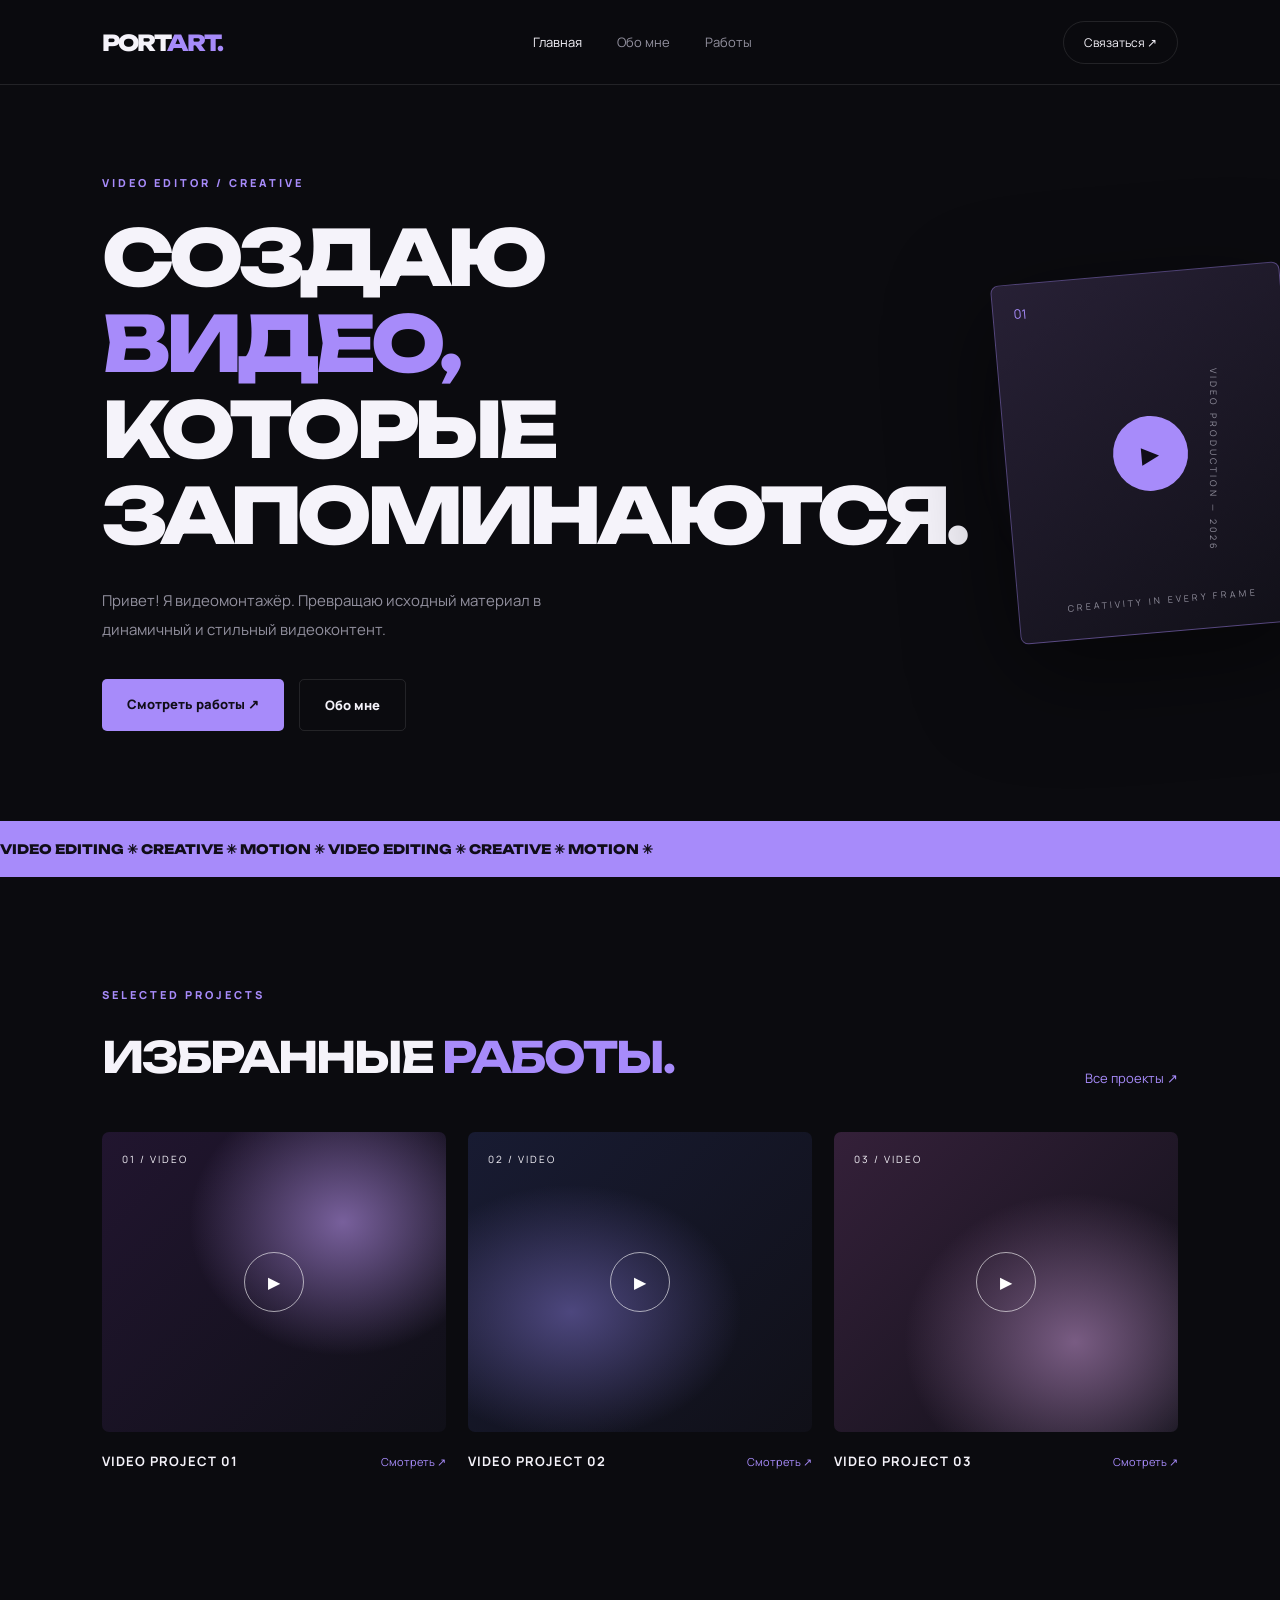
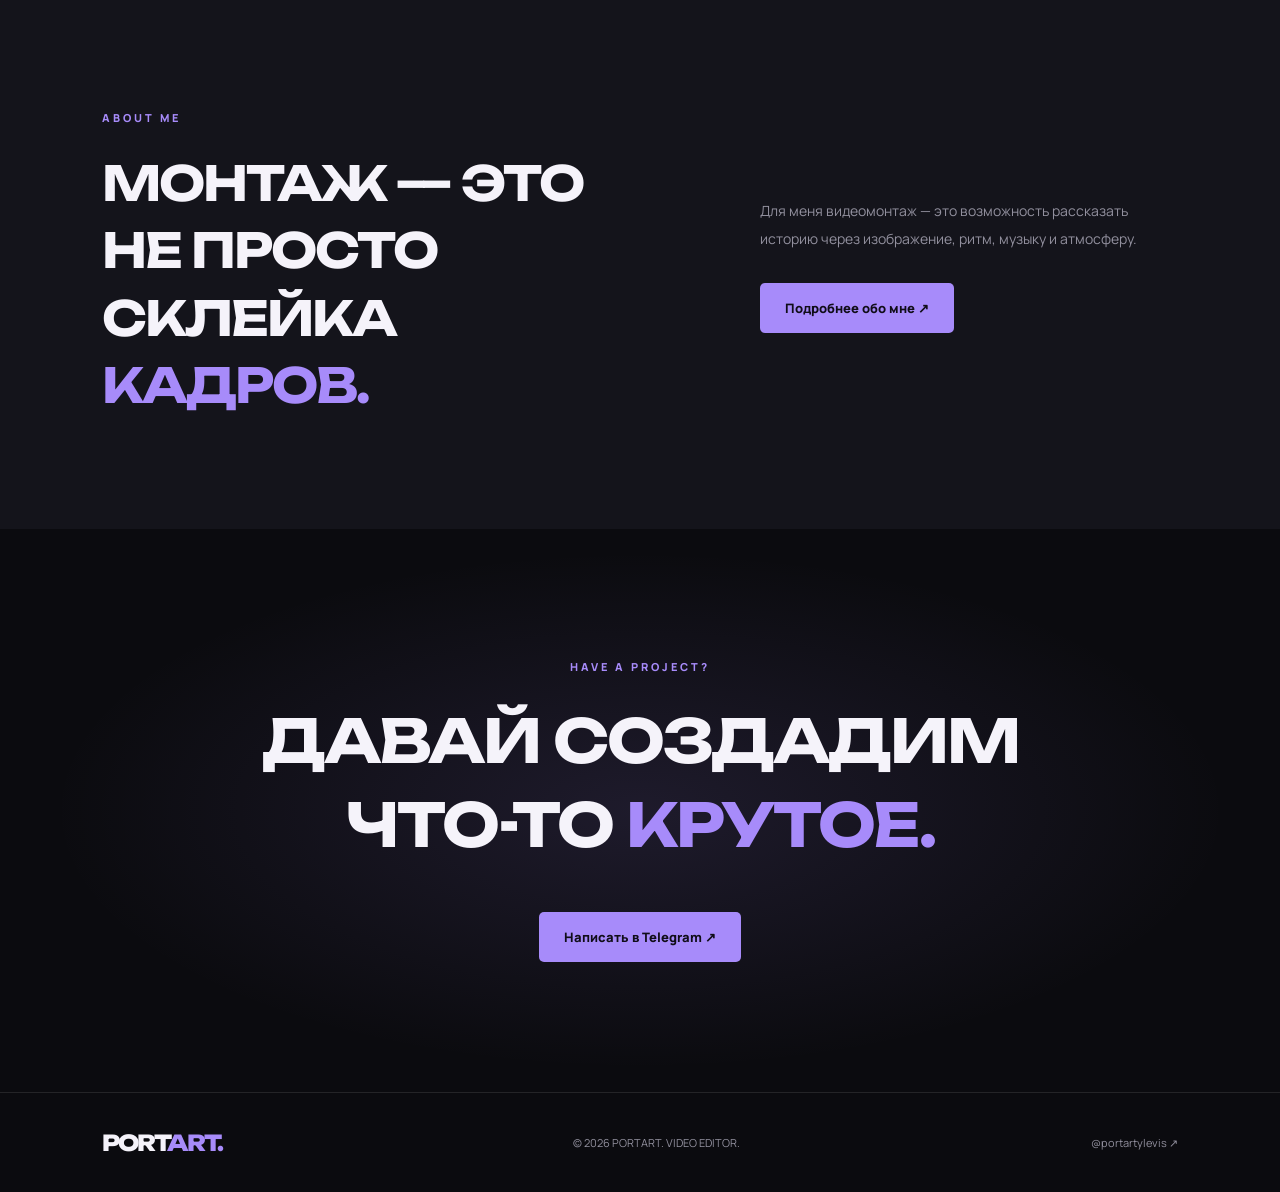
<file: index.html>
<!DOCTYPE html>
<html lang="ru">
<head>
    <meta charset="UTF-8">
    <meta name="viewport" content="width=device-width, initial-scale=1.0">
    <meta name="description" content="Портфолио видеомонтажёра. Монтаж, визуальный стиль и создание видеоконтента.">
    <title>PORTART — Video Editor</title>
    <link rel="stylesheet" href="style.css">
</head>
<body>

<header class="navbar">
    <a href="index.html" class="logo">PORT<span>ART.</span></a>

    <nav>
        <a href="index.html" class="active">Главная</a>
        <a href="about.html">Обо мне</a>
        <a href="projects.html">Работы</a>
    </nav>

    <a href="https://t.me/portartylevis"
       target="_blank" class="nav-contact">
        Связаться ↗
    </a>
</header>

<main>
    <section class="hero">
        <div class="hero-content">
            <p class="eyebrow">VIDEO EDITOR / CREATIVE</p>

            <h1>
                СОЗДАЮ<br>
                <span>ВИДЕО,</span><br>
                КОТОРЫЕ<br>
                ЗАПОМИНАЮТСЯ.
            </h1>

            <p class="hero-description">
                Привет! Я видеомонтажёр.
                Превращаю исходный материал
                в динамичный и стильный видеоконтент.
            </p>

            <div class="hero-buttons">
                <a href="projects.html" class="button-primary">
                    Смотреть работы ↗
                </a>

                <a href="about.html" class="button-secondary">
                    Обо мне
                </a>
            </div>
        </div>

        <div class="hero-visual">
            <div class="visual-circle"></div>
            <div class="visual-card">
                <span class="visual-number">01</span>
                <div class="play-icon">▶</div>
                <span class="visual-caption">
                    CREATIVITY IN EVERY FRAME
                </span>
            </div>
            <span class="vertical-text">VIDEO PRODUCTION — 2026</span>
        </div>
    </section>

    <section class="ticker">
        <div>
            VIDEO EDITING ✳ CREATIVE ✳ MOTION ✳
            VIDEO EDITING ✳ CREATIVE ✳ MOTION ✳
        </div>
    </section>

    <section class="section preview-section">
        <div class="section-heading">
            <div>
                <p class="eyebrow">SELECTED PROJECTS</p>
                <h2>ИЗБРАННЫЕ <span>РАБОТЫ.</span></h2>
            </div>

            <a href="projects.html" class="text-link">
                Все проекты ↗
            </a>
        </div>

        <div class="project-grid">
            <a href="https://disk.yandex.ru/i/REnMyqVuXJFxMg"
               target="_blank" class="project-card">
                <div class="project-image project-one">
                    <span class="project-tag">01 / VIDEO</span>
                    <span class="project-play">▶</span>
                </div>
                <div class="project-info">
                    <h3>VIDEO PROJECT 01</h3>
                    <span>Смотреть ↗</span>
                </div>
            </a>

            <a href="https://disk.yandex.ru/i/TRaUL8Yfow2drg"
               target="_blank" class="project-card">
                <div class="project-image project-two">
                    <span class="project-tag">02 / VIDEO</span>
                    <span class="project-play">▶</span>
                </div>
                <div class="project-info">
                    <h3>VIDEO PROJECT 02</h3>
                    <span>Смотреть ↗</span>
                </div>
            </a>

            <a href="https://disk.yandex.ru/i/wX1nP4VG3rkWug"
               target="_blank" class="project-card">
                <div class="project-image project-three">
                    <span class="project-tag">03 / VIDEO</span>
                    <span class="project-play">▶</span>
                </div>
                <div class="project-info">
                    <h3>VIDEO PROJECT 03</h3>
                    <span>Смотреть ↗</span>
                </div>
            </a>
        </div>
    </section>

    <section class="about-preview">
        <div>
            <p class="eyebrow">ABOUT ME</p>
            <h2>МОНТАЖ — ЭТО<br>
                НЕ ПРОСТО СКЛЕЙКА<br>
                <span>КАДРОВ.</span>
            </h2>
        </div>

        <div class="about-text">
            <p>
                Для меня видеомонтаж — это возможность
                рассказать историю через изображение,
                ритм, музыку и атмосферу.
            </p>

            <a href="about.html" class="button-primary">
                Подробнее обо мне ↗
            </a>
        </div>
    </section>

    <section class="contact-section">
        <p class="eyebrow">HAVE A PROJECT?</p>
        <h2>ДАВАЙ СОЗДАДИМ<br>
            ЧТО-ТО <span>КРУТОЕ.</span>
        </h2>
        <a href="https://t.me/portartylevis"
           target="_blank" class="button-primary">
            Написать в Telegram ↗
        </a>
    </section>
</main>

<footer>
    <a href="index.html" class="logo">PORT<span>ART.</span></a>
    <p>© 2026 PORTART. VIDEO EDITOR.</p>
    <a href="https://t.me/portartylevis"
       target="_blank">@portartylevis ↗</a>
</footer>

</body>
</html>
</file>
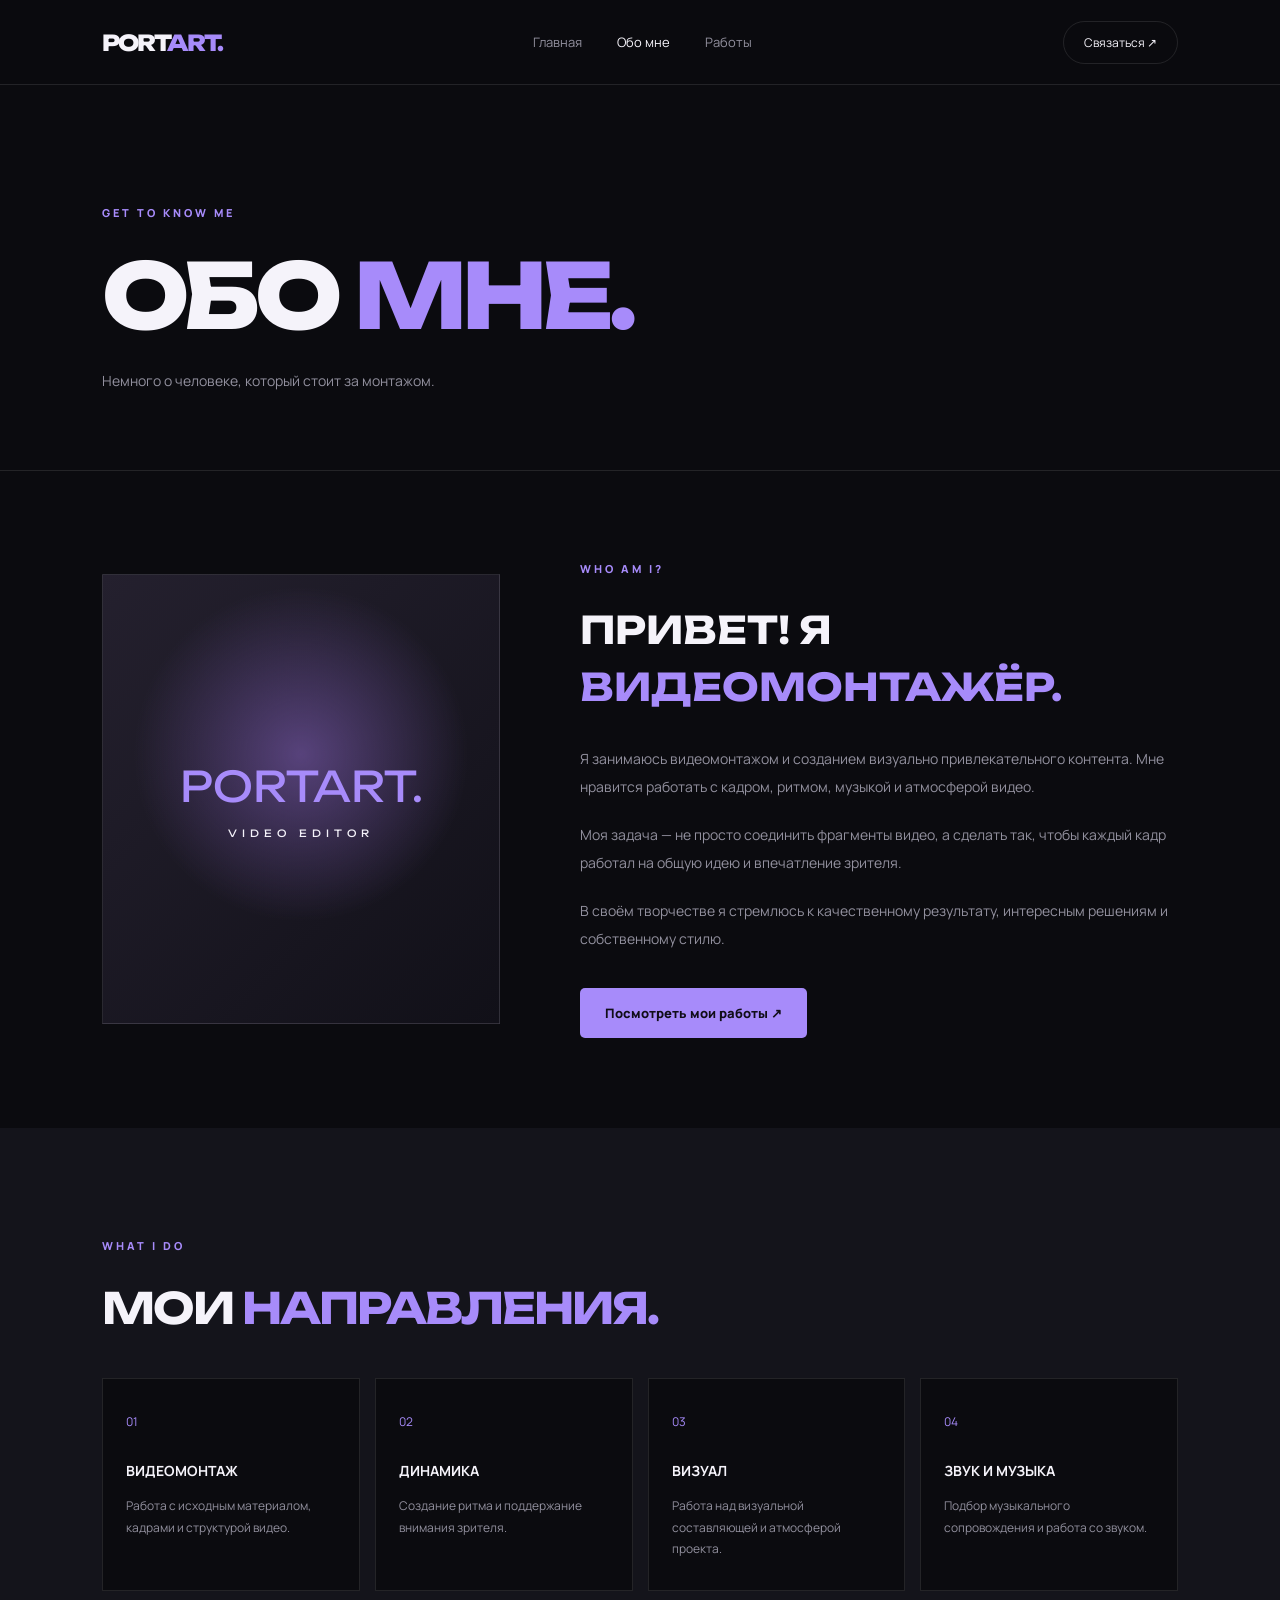
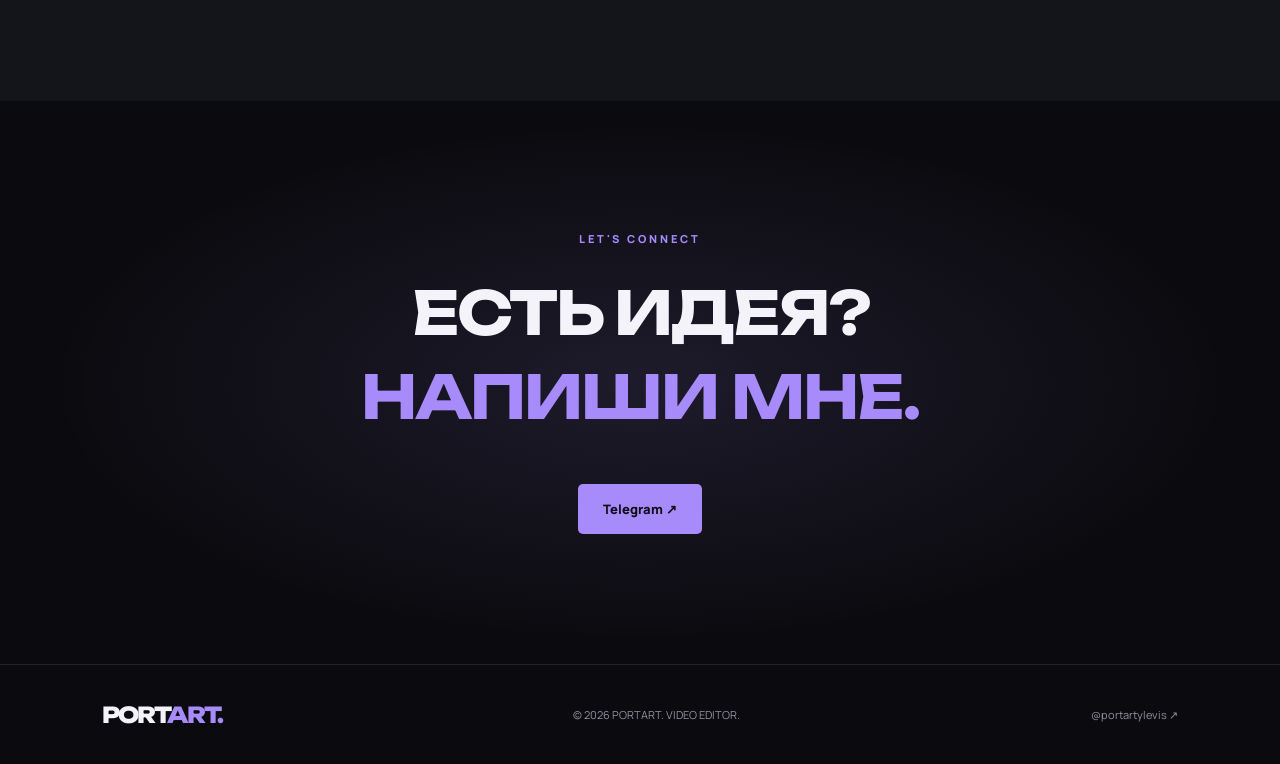
<file: about.html>
<!DOCTYPE html>
<html lang="ru">
<head>
    <meta charset="UTF-8">
    <meta name="viewport" content="width=device-width, initial-scale=1.0">
    <title>Обо мне — PORTART</title>
    <link rel="stylesheet" href="style.css">
</head>
<body>

<header class="navbar">
    <a href="index.html" class="logo">PORT<span>ART.</span></a>

    <nav>
        <a href="index.html">Главная</a>
        <a href="about.html" class="active">Обо мне</a>
        <a href="projects.html">Работы</a>
    </nav>

    <a href="https://t.me/portartylevis"
       target="_blank" class="nav-contact">
        Связаться ↗
    </a>
</header>

<main>
    <section class="page-hero">
        <p class="eyebrow">GET TO KNOW ME</p>
        <h1>ОБО <span>МНЕ.</span></h1>
        <p>Немного о человеке, который стоит за монтажом.</p>
    </section>

    <section class="about-layout">
        <div class="about-image">
            <div class="image-placeholder">
                <span>PORTART.</span>
                <p>VIDEO EDITOR</p>
            </div>
        </div>

        <div class="about-details">
            <p class="eyebrow">WHO AM I?</p>
            <h2>ПРИВЕТ! Я <span>ВИДЕОМОНТАЖЁР.</span></h2>

            <p>
                Я занимаюсь видеомонтажом и созданием
                визуально привлекательного контента.
                Мне нравится работать с кадром,
                ритмом, музыкой и атмосферой видео.
            </p>

            <p>
                Моя задача — не просто соединить
                фрагменты видео, а сделать так,
                чтобы каждый кадр работал на общую
                идею и впечатление зрителя.
            </p>

            <p>
                В своём творчестве я стремлюсь
                к качественному результату,
                интересным решениям и собственному стилю.
            </p>

            <a href="projects.html" class="button-primary">
                Посмотреть мои работы ↗
            </a>
        </div>
    </section>

    <section class="section skills-section">
        <p class="eyebrow">WHAT I DO</p>
        <h2>МОИ <span>НАПРАВЛЕНИЯ.</span></h2>

        <div class="skills-grid">
            <div class="skill-card">
                <span>01</span>
                <h3>ВИДЕОМОНТАЖ</h3>
                <p>Работа с исходным материалом, кадрами и структурой видео.</p>
            </div>

            <div class="skill-card">
                <span>02</span>
                <h3>ДИНАМИКА</h3>
                <p>Создание ритма и поддержание внимания зрителя.</p>
            </div>

            <div class="skill-card">
                <span>03</span>
                <h3>ВИЗУАЛ</h3>
                <p>Работа над визуальной составляющей и атмосферой проекта.</p>
            </div>

            <div class="skill-card">
                <span>04</span>
                <h3>ЗВУК И МУЗЫКА</h3>
                <p>Подбор музыкального сопровождения и работа со звуком.</p>
            </div>
        </div>
    </section>

    <section class="contact-section">
        <p class="eyebrow">LET'S CONNECT</p>
        <h2>ЕСТЬ ИДЕЯ?<br><span>НАПИШИ МНЕ.</span></h2>
        <a href="https://t.me/portartylevis"
           target="_blank" class="button-primary">
            Telegram ↗
        </a>
    </section>
</main>

<footer>
    <a href="index.html" class="logo">PORT<span>ART.</span></a>
    <p>© 2026 PORTART. VIDEO EDITOR.</p>
    <a href="https://t.me/portartylevis"
       target="_blank">@portartylevis ↗</a>
</footer>

</body>
</html>
</file>
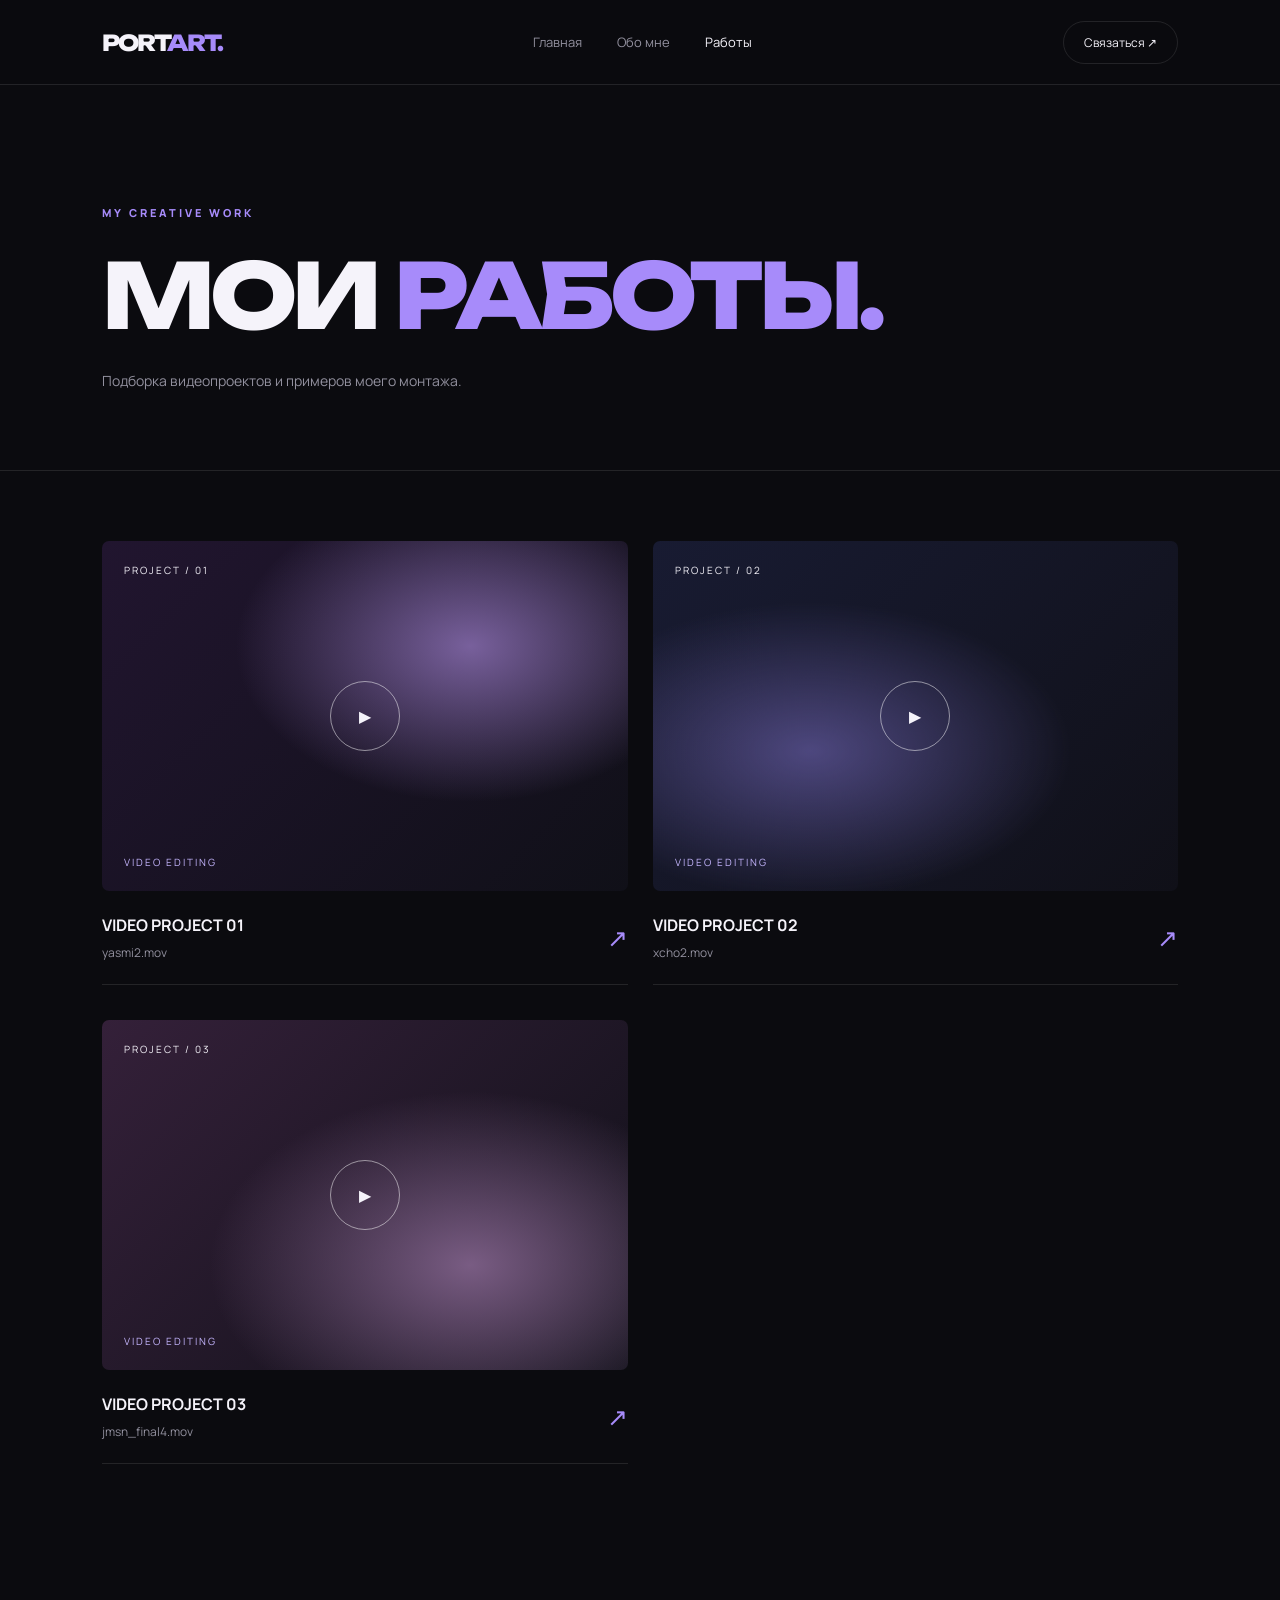
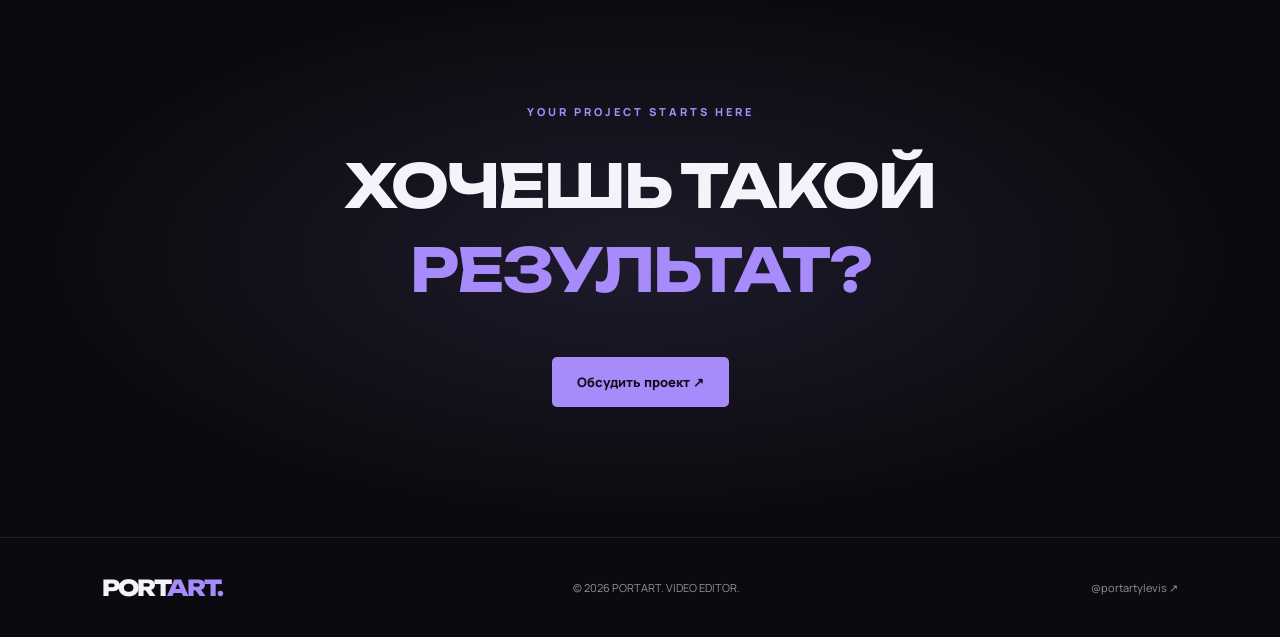
<file: projects.html>
<!DOCTYPE html>
<html lang="ru">
<head>
    <meta charset="UTF-8">
    <meta name="viewport" content="width=device-width, initial-scale=1.0">
    <title>Мои работы — PORTART</title>
    <link rel="stylesheet" href="style.css">
</head>
<body>

<header class="navbar">
    <a href="index.html" class="logo">PORT<span>ART.</span></a>

    <nav>
        <a href="index.html">Главная</a>
        <a href="about.html">Обо мне</a>
        <a href="projects.html" class="active">Работы</a>
    </nav>

    <a href="https://t.me/portartylevis"
       target="_blank" class="nav-contact">
        Связаться ↗
    </a>
</header>

<main>
    <section class="page-hero">
        <p class="eyebrow">MY CREATIVE WORK</p>
        <h1>МОИ <span>РАБОТЫ.</span></h1>
        <p>Подборка видеопроектов и примеров моего монтажа.</p>
    </section>

    <section class="section works-section">

        <div class="works-grid">

            <a href="https://disk.yandex.ru/i/REnMyqVuXJFxMg"
               target="_blank" class="work-card">
                <div class="work-preview project-one">
                    <span class="work-index">PROJECT / 01</span>
                    <span class="work-play">▶</span>
                    <span class="work-type">VIDEO EDITING</span>
                </div>
                <div class="work-description">
                    <div>
                        <h2>VIDEO PROJECT 01</h2>
                        <p>yasmi2.mov</p>
                    </div>
                    <span class="work-arrow">↗</span>
                </div>
            </a>

            <a href="https://disk.yandex.ru/i/TRaUL8Yfow2drg"
               target="_blank" class="work-card">
                <div class="work-preview project-two">
                    <span class="work-index">PROJECT / 02</span>
                    <span class="work-play">▶</span>
                    <span class="work-type">VIDEO EDITING</span>
                </div>
                <div class="work-description">
                    <div>
                        <h2>VIDEO PROJECT 02</h2>
                        <p>xcho2.mov</p>
                    </div>
                    <span class="work-arrow">↗</span>
                </div>
            </a>

            <a href="https://disk.yandex.ru/i/wX1nP4VG3rkWug"
               target="_blank" class="work-card">
                <div class="work-preview project-three">
                    <span class="work-index">PROJECT / 03</span>
                    <span class="work-play">▶</span>
                    <span class="work-type">VIDEO EDITING</span>
                </div>
                <div class="work-description">
                    <div>
                        <h2>VIDEO PROJECT 03</h2>
                        <p>jmsn_final4.mov</p>
                    </div>
                    <span class="work-arrow">↗</span>
                </div>
            </a>

        </div>
    </section>

    <section class="contact-section">
        <p class="eyebrow">YOUR PROJECT STARTS HERE</p>
        <h2>ХОЧЕШЬ ТАКОЙ<br><span>РЕЗУЛЬТАТ?</span></h2>

        <a href="https://t.me/portartylevis"
           target="_blank" class="button-primary">
            Обсудить проект ↗
        </a>
    </section>
</main>

<footer>
    <a href="index.html" class="logo">PORT<span>ART.</span></a>
    <p>© 2026 PORTART. VIDEO EDITOR.</p>
    <a href="https://t.me/portartylevis"
       target="_blank">@portartylevis ↗</a>
</footer>

</body>
</html>
</file>
<file: style.css>
@import url('https://fonts.googleapis.com/css2?family=Manrope:wght@400;500;600;700;800&family=Unbounded:wght@400;500;600;700;800&display=swap');

:root {
    --bg: #0b0b0f;
    --surface: #14141b;
    --surface-light: #1c1c26;
    --text: #f5f3fa;
    --muted: #92909e;
    --accent: #a78bfa;
    --accent-light: #c4b5fd;
    --border: rgba(255,255,255,0.1);
}

* {
    margin: 0;
    padding: 0;
    box-sizing: border-box;
}

html {
    scroll-behavior: smooth;
}

body {
    background: var(--bg);
    color: var(--text);
    font-family: 'Manrope', sans-serif;
    overflow-x: hidden;
}

a {
    color: inherit;
    text-decoration: none;
}

::selection {
    background: var(--accent);
    color: #09090d;
}

/* NAVIGATION */

.navbar {
    height: 85px;
    padding: 0 8%;
    display: flex;
    align-items: center;
    justify-content: space-between;
    border-bottom: 1px solid var(--border);
    background: rgba(11,11,15,0.94);
    position: sticky;
    top: 0;
    z-index: 100;
    backdrop-filter: blur(15px);
}

.logo {
    font-family: 'Unbounded', sans-serif;
    font-size: 22px;
    font-weight: 800;
    letter-spacing: -2px;
}

.logo span {
    color: var(--accent);
}

nav {
    display: flex;
    gap: 35px;
}

nav a {
    font-size: 13px;
    color: var(--muted);
    transition: 0.3s;
}

nav a:hover,
nav a.active {
    color: var(--text);
}

.nav-contact {
    font-size: 12px;
    padding: 12px 20px;
    border: 1px solid var(--border);
    border-radius: 30px;
    transition: 0.3s;
}

.nav-contact:hover {
    background: var(--accent);
    color: #09090d;
}

/* HERO */

.hero {
    min-height: 680px;
    padding: 90px 8%;
    display: grid;
    grid-template-columns: 1.2fr 0.8fr;
    align-items: center;
    gap: 40px;
}

.eyebrow {
    color: var(--accent);
    font-size: 11px;
    font-weight: 800;
    letter-spacing: 3px;
    margin-bottom: 25px;
}

.hero h1,
.page-hero h1 {
    font-family: 'Unbounded', sans-serif;
    font-size: clamp(42px, 6vw, 82px);
    line-height: 1.12;
    font-weight: 800;
    letter-spacing: -5px;
}

h1 span,
h2 span {
    color: var(--accent);
}

.hero-description {
    max-width: 440px;
    color: var(--muted);
    line-height: 1.9;
    font-size: 15px;
    margin-top: 28px;
}

.hero-buttons {
    display: flex;
    gap: 15px;
    margin-top: 35px;
    flex-wrap: wrap;
}

.button-primary,
.button-secondary {
    display: inline-block;
    padding: 16px 25px;
    border-radius: 5px;
    font-size: 13px;
    font-weight: 800;
    transition: 0.3s;
}

.button-primary {
    background: var(--accent);
    color: #100d18;
}

.button-primary:hover {
    background: var(--accent-light);
    transform: translateY(-4px);
    box-shadow: 0 10px 35px rgba(167,139,250,0.2);
}

.button-secondary {
    border: 1px solid var(--border);
}

.button-secondary:hover {
    border-color: var(--accent);
    color: var(--accent);
}

/* HERO VISUAL */

.hero-visual {
    position: relative;
    height: 440px;
    display: flex;
    justify-content: center;
    align-items: center;
}

.visual-circle {
    position: absolute;
    width: 320px;
    height: 320px;
    border-radius: 50%;
    background: radial-gradient(
        circle,
        rgba(167,139,250,0.28),
        transparent 70%
    );
    filter: blur(15px);
}

.visual-card {
    width: 290px;
    height: 360px;
    background: linear-gradient(145deg, #272035, #111018);
    border: 1px solid rgba(167,139,250,0.4);
    border-radius: 8px;
    position: relative;
    display: flex;
    justify-content: center;
    align-items: center;
    box-shadow: 0 30px 100px rgba(0,0,0,0.5);
    transform: rotate(-5deg);
    transition: 0.5s;
}

.visual-card:hover {
    transform: rotate(0deg) scale(1.04);
}

.visual-number {
    position: absolute;
    top: 20px;
    left: 20px;
    color: var(--accent);
    font-size: 13px;
}

.play-icon {
    width: 75px;
    height: 75px;
    border-radius: 50%;
    display: grid;
    place-items: center;
    background: var(--accent);
    color: #100d18;
    font-size: 23px;
}

.visual-caption {
    position: absolute;
    bottom: 25px;
    font-size: 9px;
    letter-spacing: 3px;
    color: var(--muted);
}

.vertical-text {
    position: absolute;
    right: -10px;
    top: 50%;
    transform: rotate(90deg);
    color: var(--muted);
    font-size: 9px;
    letter-spacing: 3px;
}

/* TICKER */

.ticker {
    overflow: hidden;
    white-space: nowrap;
    padding: 20px 0;
    background: var(--accent);
    color: #100d18;
    font-family: 'Unbounded', sans-serif;
    font-size: 13px;
    font-weight: 800;
}

.ticker div {
    animation: ticker 22s linear infinite;
    width: max-content;
}

@keyframes ticker {
    from { transform: translateX(0); }
    to { transform: translateX(-30%); }
}

/* GENERAL SECTIONS */

.section {
    padding: 110px 8%;
}

.section-heading {
    display: flex;
    justify-content: space-between;
    align-items: end;
    margin-bottom: 45px;
    gap: 20px;
}

.section-heading h2,
.about-preview h2,
.skills-section h2 {
    font-family: 'Unbounded', sans-serif;
    font-size: clamp(25px, 4vw, 43px);
    line-height: 1.4;
    letter-spacing: -2px;
}

.text-link {
    font-size: 13px;
    color: var(--accent);
}

/* PROJECTS */

.project-grid {
    display: grid;
    grid-template-columns: repeat(3, 1fr);
    gap: 22px;
}

.project-card {
    min-width: 0;
}

.project-image,
.work-preview {
    position: relative;
    height: 300px;
    border-radius: 7px;
    overflow: hidden;
    transition: 0.4s;
}

.project-one {
    background:
        radial-gradient(ellipse at 70% 30%, #78609c, transparent 45%),
        linear-gradient(135deg, #21152f, #101018);
}

.project-two {
    background:
        radial-gradient(ellipse at 30% 60%, #4d477e, transparent 50%),
        linear-gradient(135deg, #181b32, #101018);
}

.project-three {
    background:
        radial-gradient(ellipse at 70% 70%, #795c83, transparent 50%),
        linear-gradient(135deg, #342039, #101018);
}

.project-card:hover .project-image {
    transform: translateY(-7px);
}

.project-tag {
    position: absolute;
    top: 20px;
    left: 20px;
    font-size: 10px;
    letter-spacing: 2px;
}

.project-play {
    position: absolute;
    top: 50%;
    left: 50%;
    transform: translate(-50%, -50%);
    width: 60px;
    height: 60px;
    border: 1px solid rgba(255,255,255,0.6);
    border-radius: 50%;
    display: grid;
    place-items: center;
    color: white;
    transition: 0.3s;
}

.project-card:hover .project-play {
    background: var(--accent);
    color: #100d18;
    border-color: var(--accent);
}

.project-info {
    display: flex;
    justify-content: space-between;
    align-items: center;
    padding: 20px 0;
}

.project-info h3 {
    font-size: 13px;
    letter-spacing: 1px;
}

.project-info span {
    font-size: 11px;
    color: var(--accent);
}

/* ABOUT PREVIEW */

.about-preview {
    padding: 110px 8%;
    background: var(--surface);
    display: grid;
    grid-template-columns: 1fr 0.7fr;
    gap: 60px;
    align-items: center;
}

.about-preview h2 {
    font-size: clamp(30px, 4vw, 48px);
}

.about-text p {
    color: var(--muted);
    line-height: 2;
    font-size: 14px;
    margin-bottom: 30px;
}

/* PAGE HERO */

.page-hero {
    padding: 120px 8% 80px;
    border-bottom: 1px solid var(--border);
}

.page-hero h1 {
    font-size: clamp(45px, 8vw, 90px);
}

.page-hero > p:last-child {
    margin-top: 25px;
    color: var(--muted);
    font-size: 14px;
}

/* ABOUT PAGE */

.about-layout {
    padding: 90px 8%;
    display: grid;
    grid-template-columns: 0.8fr 1.2fr;
    gap: 80px;
    align-items: center;
}

.about-image {
    min-height: 450px;
    background:
        radial-gradient(circle at 50% 40%, #57427b, transparent 50%),
        linear-gradient(135deg, #24202e, #111018);
    border: 1px solid var(--border);
    display: flex;
    justify-content: center;
    align-items: center;
}

.image-placeholder {
    text-align: center;
    font-family: 'Unbounded', sans-serif;
}

.image-placeholder span {
    font-size: 42px;
    color: var(--accent);
}

.image-placeholder p {
    font-size: 10px;
    letter-spacing: 5px;
    margin-top: 15px;
}

.about-details h2 {
    font-family: 'Unbounded', sans-serif;
    font-size: clamp(25px, 3vw, 38px);
    line-height: 1.5;
    margin-bottom: 30px;
}

.about-details > p:not(.eyebrow) {
    color: var(--muted);
    font-size: 14px;
    line-height: 2;
    margin-bottom: 20px;
}

.about-details .button-primary {
    margin-top: 15px;
}

/* SKILLS */

.skills-section {
    background: var(--surface);
}

.skills-section h2 {
    margin-bottom: 40px;
}

.skills-grid {
    display: grid;
    grid-template-columns: repeat(4, 1fr);
    gap: 15px;
}

.skill-card {
    background: var(--bg);
    border: 1px solid var(--border);
    padding: 30px 23px;
    min-height: 210px;
    transition: 0.3s;
}

.skill-card:hover {
    border-color: var(--accent);
    transform: translateY(-5px);
}

.skill-card span {
    color: var(--accent);
    font-size: 12px;
}

.skill-card h3 {
    font-size: 14px;
    margin: 30px 0 15px;
}

.skill-card p {
    color: var(--muted);
    font-size: 12px;
    line-height: 1.8;
}

/* WORKS PAGE */

.works-section {
    padding-top: 70px;
}

.works-grid {
    display: grid;
    grid-template-columns: repeat(2, 1fr);
    gap: 35px 25px;
}

.work-card {
    display: block;
    min-width: 0;
}

.work-preview {
    height: 350px;
    display: flex;
    justify-content: center;
    align-items: center;
}

.work-index,
.work-type {
    position: absolute;
    left: 22px;
    font-size: 10px;
    letter-spacing: 2px;
}

.work-index {
    top: 22px;
}

.work-type {
    bottom: 22px;
    color: var(--accent-light);
}

.work-play {
    width: 70px;
    height: 70px;
    border: 1px solid rgba(255,255,255,0.5);
    border-radius: 50%;
    display: grid;
    place-items: center;
    transition: 0.3s;
}

.work-card:hover .work-play {
    background: var(--accent);
    color: #100d18;
    transform: scale(1.1);
}

.work-description {
    display: flex;
    justify-content: space-between;
    align-items: center;
    padding: 23px 0;
    border-bottom: 1px solid var(--border);
}

.work-description h2 {
    font-size: 16px;
    margin-bottom: 8px;
}

.work-description p {
    color: var(--muted);
    font-size: 12px;
}

.work-arrow {
    font-size: 25px;
    color: var(--accent);
    transition: 0.3s;
}

.work-card:hover .work-arrow {
    transform: translate(5px, -5px);
}

/* CONTACT */

.contact-section {
    padding: 130px 8%;
    text-align: center;
    background:
        radial-gradient(
            ellipse at center,
            rgba(167,139,250,0.12),
            transparent 65%
        );
}

.contact-section h2 {
    font-family: 'Unbounded', sans-serif;
    font-size: clamp(30px, 5vw, 60px);
    line-height: 1.4;
    margin-bottom: 35px;
    letter-spacing: -2px;
}

.contact-section .button-primary {
    margin-top: 10px;
}

/* FOOTER */

footer {
    min-height: 100px;
    padding: 30px 8%;
    display: flex;
    justify-content: space-between;
    align-items: center;
    border-top: 1px solid var(--border);
    gap: 20px;
}

footer p,
footer > a:last-child {
    color: var(--muted);
    font-size: 11px;
}

/* RESPONSIVE */

@media (max-width: 900px) {
    .hero {
        grid-template-columns: 1fr;
        padding-top: 70px;
    }

    .hero-visual {
        height: 350px;
    }

    .project-grid {
        grid-template-columns: repeat(2, 1fr);
    }

    .skills-grid {
        grid-template-columns: repeat(2, 1fr);
    }

    .about-layout {
        gap: 35px;
    }
}

@media (max-width: 600px) {
    .navbar {
        height: auto;
        min-height: 75px;
        padding: 18px 5%;
        flex-wrap: wrap;
        gap: 18px;
    }

    nav {
        order: 3;
        width: 100%;
        justify-content: space-between;
        gap: 10px;
    }

    nav a {
        font-size: 12px;
    }

    .logo {
        font-size: 19px;
    }

    .nav-contact {
        padding: 10px 13px;
        font-size: 11px;
    }

    .hero {
        padding: 65px 6%;
        min-height: auto;
    }

    .hero h1 {
        letter-spacing: -3px;
    }

    .hero-visual {
        height: 320px;
    }

    .visual-card {
        width: 230px;
        height: 290px;
    }

    .section,
    .about-preview {
        padding: 75px 6%;
    }

    .section-heading {
        align-items: start;
        flex-direction: column;
    }

    .project-grid,
    .works-grid {
        grid-template-columns: 1fr;
    }

    .project-image {
        height: 260px;
    }

    .work-preview {
        height: 280px;
    }

    .about-preview,
    .about-layout {
        grid-template-columns: 1fr;
    }

    .about-layout {
        padding: 65px 6%;
    }

    .about-image {
        min-height: 300px;
    }

    .skills-grid {
        grid-template-columns: 1fr;
    }

    .page-hero {
        padding: 85px 6% 60px;
    }

    .contact-section {
        padding: 90px 6%;
    }

    footer {
        flex-direction: column;
        text-align: center;
        padding: 35px 6%;
    }
}
</file>
